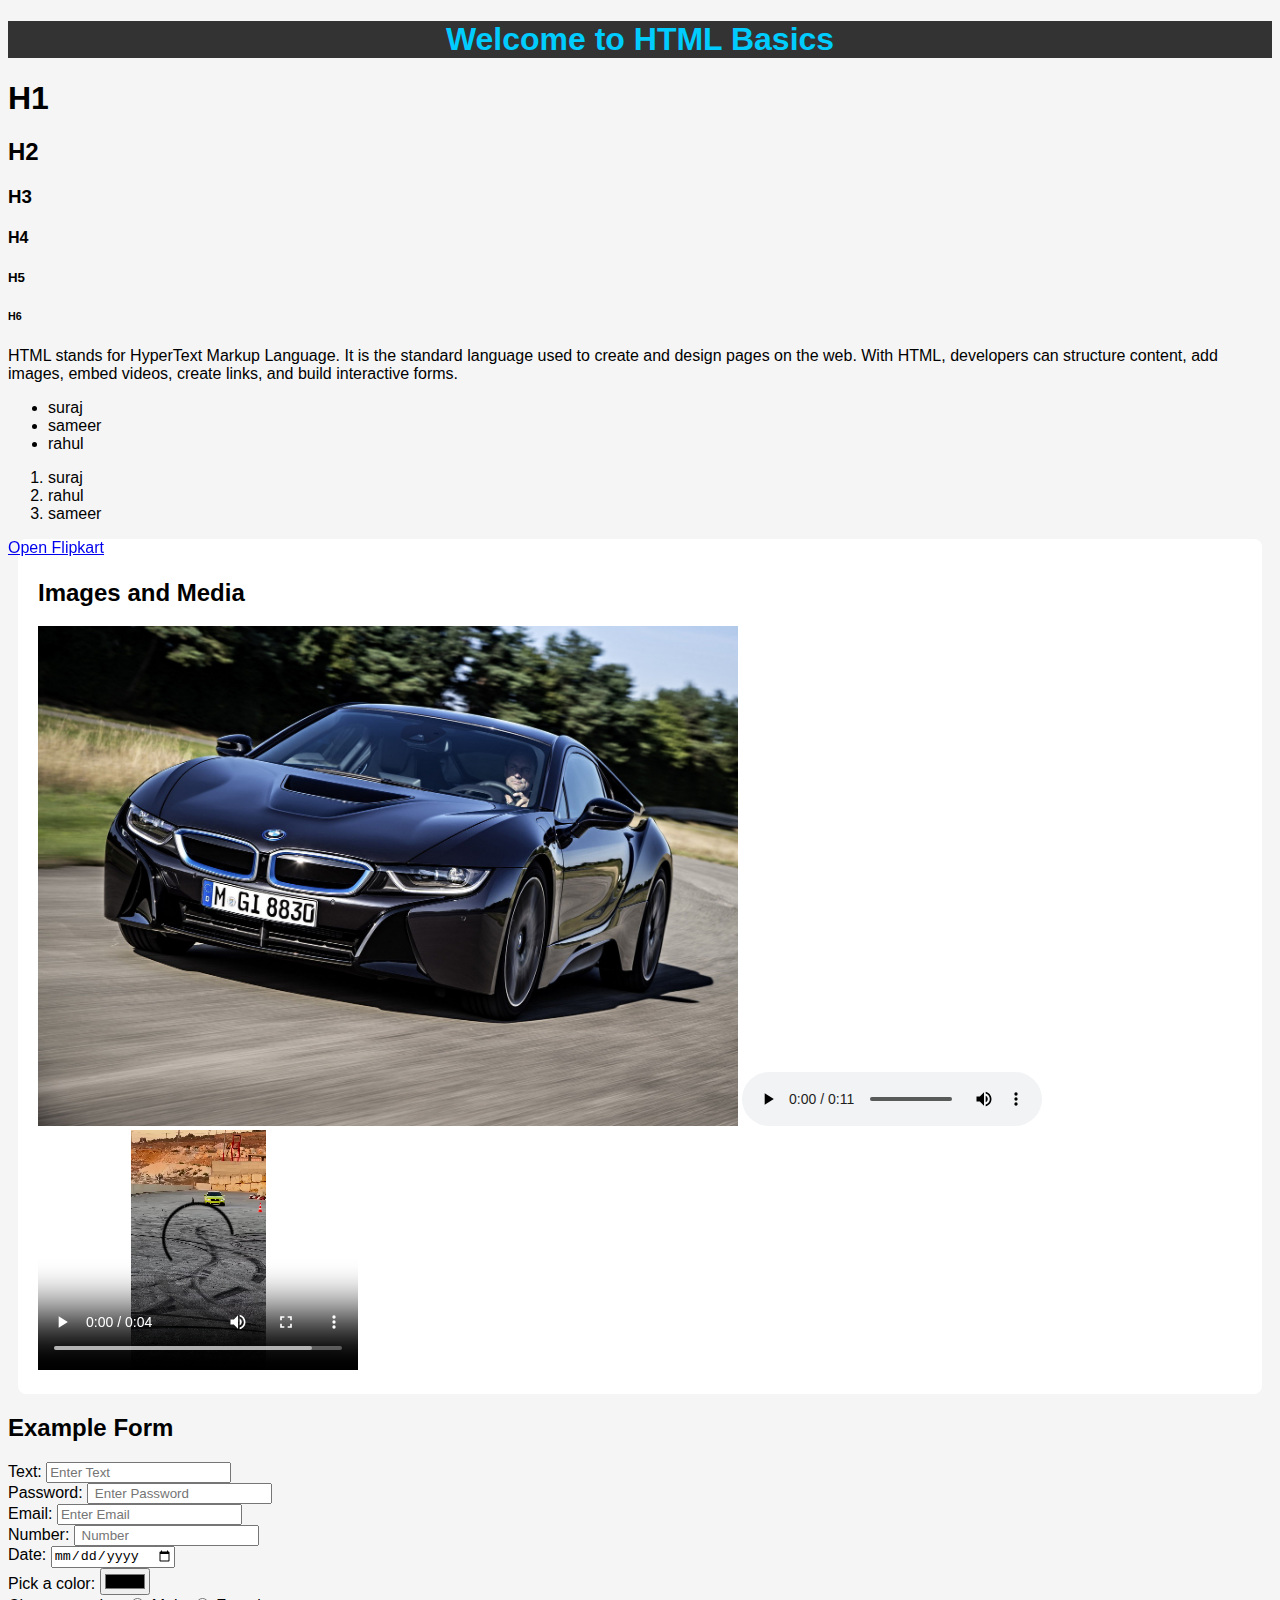
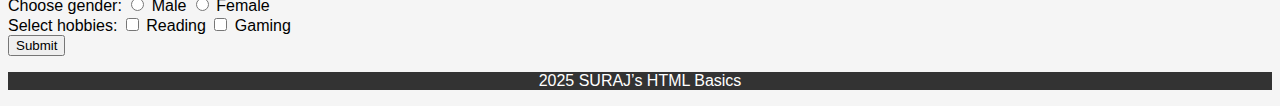
<file: index.html>
<!DOCTYPE html>
<html lang="en">
<head>
  <meta charset="UTF-8" />
  <meta name="viewport" content="width=device-width, initial-scale=1.0" />
  <title>HTML Basics Example</title>
  <link rel="stylesheet" href="style.css" />
</head>
<body>

  <header>
    <h1 class="title">Welcome to HTML Basics</h1>
  </header>

  <h1>H1</h1>
  <h2>H2</h2>
  <h3>H3</h3>
  <h4>H4</h4>
  <h5>H5</h5>
  <h6>H6</h6>

  <p>
  HTML stands for HyperText Markup Language. It is the standard language used to create and design pages on the web. 
  With HTML, developers can structure content, add images, embed videos, create links, and build interactive forms.
</p>

<ul>
    <li>suraj</li>
     <li>sameer</li>
     <li>rahul</li>
</ul>

<ol>
    <li>suraj</li>
    <li>rahul</li>
    <li>sameer</li>
</ol>

<div class="xyz">
<a  href="https://www.flipkart.com/?affid=affveve&affExtParam1=885ef9ccd156dccc7028f6087b74ae76&affExtParam2=60827">Open Flipkart</a>
</div> 
    <section id="media">
      <h2>Images and Media</h2>
     
      <img src="image.jpg" height="500" width="700" alt="Placeholder image" />
      <audio controls>
        <source src="music.mp3" type="audio/mpeg">
        Your browser does not support the audio element.
      </audio>
      <video width="320" height="240" controls>
        <source src="video.mp4" type="video/mp4">
        Your browser does not support the video tag.
      </video>
    </section>

    
      <h2> Example Form</h2>
     
        <label for="text">Text: </label>
        <input type="text" id="text" name="text" placeholder="Enter Text" /><br>

        <label for="password">Password: </label>
        <input type="password" id="password" name="password" placeholder=" Enter Password"/><br>

        <label for="email">Email: </label>
        <input type="email" id="email" name="email" placeholder="Enter Email"/><br>

        <label for="number">Number: </label>
        <input type="number" id="number" name="number" placeholder=" Number"/><br>

        <label for="date">Date: </label>
        <input type="date" id="date" name="date" /><br>

        <label for="color">Pick a color: </label>
        <input type="color" id="color" name="color" /><br>

        <label>Choose gender:</label>
        <input type="radio" name="gender" value="male" /> Male
        <input type="radio" name="gender" value="female" /> Female<br>

        <label>Select hobbies:</label>
        <input type="checkbox" name="hobby" value="reading" /> Reading
        <input type="checkbox" name="hobby" value="gaming" /> Gaming<br>

        <button type="submit">Submit</button>
      </form>
   

  <footer>
    <p> 2025 SURAJ’s HTML Basics</p>
  </footer>

</body>
</html>
</file>
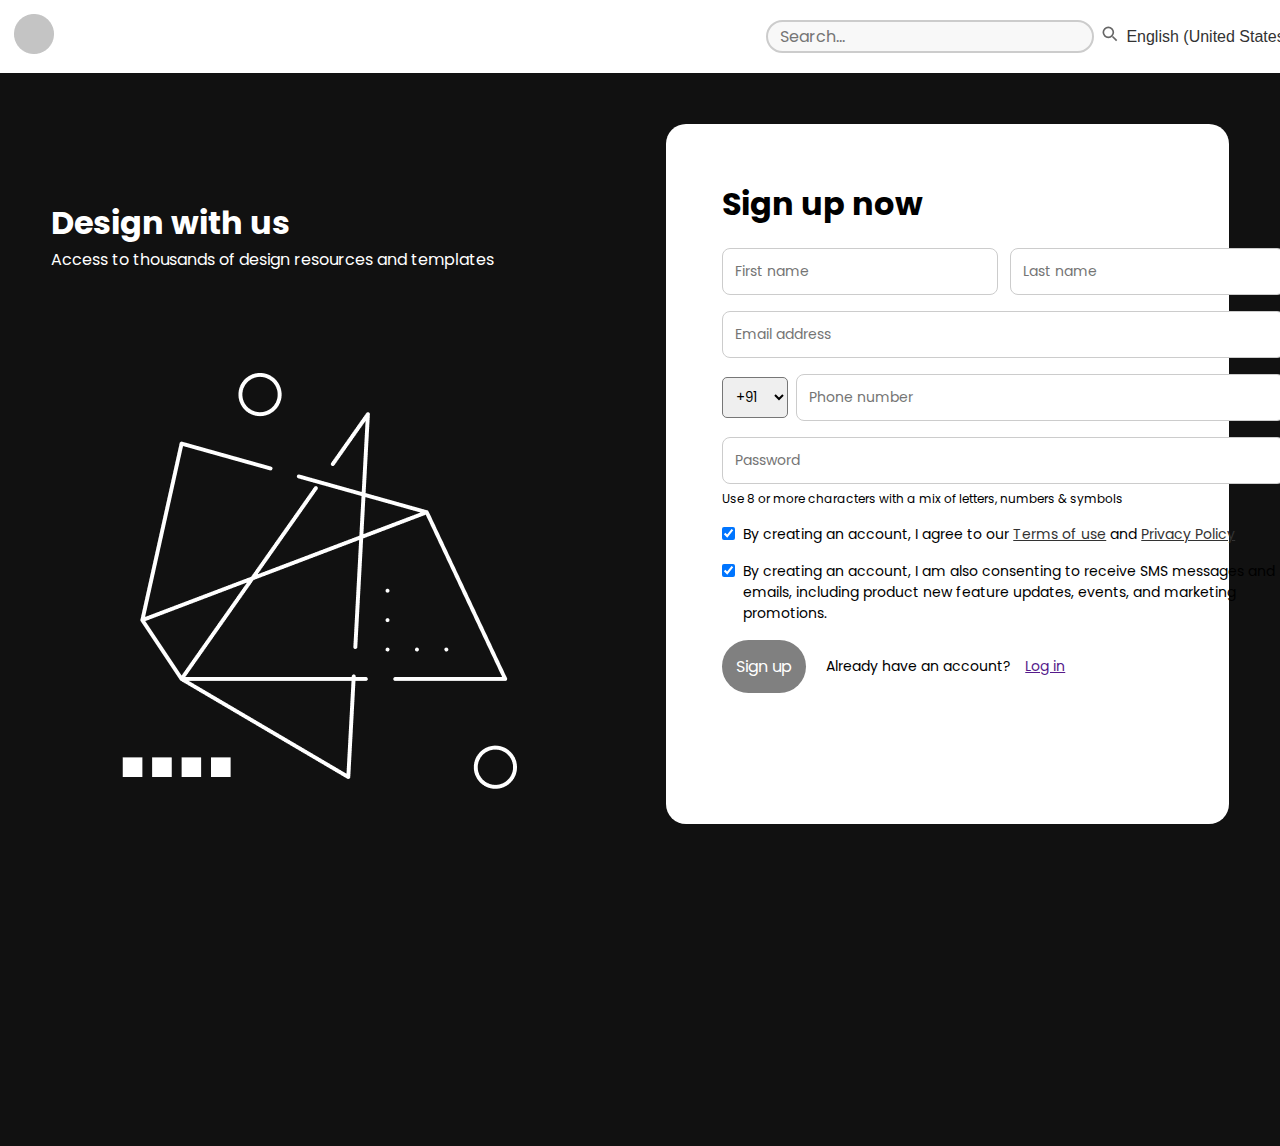
<file: Day_2_Figma_Signup_Page/Signup.html>
<!DOCTYPE html>
<html lang="en">

<head>
    <meta charset="UTF-8">
    <meta name="viewport" content="width=device-width, initial-scale=1.0">
    <title>Sign Up</title>
    <link rel="stylesheet" href="styles.css">

    <link rel="preconnect" href="https://fonts.googleapis.com">
<link rel="preconnect" href="https://fonts.gstatic.com" crossorigin>
<link href="https://fonts.googleapis.com/css2?family=Poppins:ital,wght@0,100;0,200;0,300;0,400;0,500;0,600;0,700;0,800;0,900;1,100;1,200;1,300;1,400;1,500;1,600;1,700;1,800;1,900&display=swap" rel="stylesheet">
</head>
<header class="header">
        <div class="logo">
            <img src="Logo.png" alt="logo">
        </div>
        <div class="nav">
            <div class="search-container">
                <input placeholder="Search..." />
                <button class="search-button" onclick="">
                    <svg viewBox="0 0 24 24">
                        <circle cx="10" cy="10" r="6" stroke="#666" stroke-width="2" fill="none" />
                        <line x1="15" y1="15" x2="20" y2="20" stroke="#666" stroke-width="2" />
                    </svg>
                </button>
            </div>
            <div class="language-wrapper">
                <select class="language-select">
                    <option selected>English (United States)</option>
                    <option>English (UK)</option>
                    <option>Español (España)</option>
                    <option>Français (France)</option>
                    <option>Deutsch (Deutschland)</option>
                </select>
            </div>
             <div>
            <button class="login-button">Log in</button>
              </div>

        </div>
    </header>


<body>

   <div class="container">
    <div class="left-section">
      <h1>Design with us</h1>
      <p>Access to thousands of design resources and templates</p>
      <div class="design-shapes">
       
        <div class="shape">
          
        </div>
      </div>
    </div>

    <div class="right-section">
     <div class="signup-container">
    <h1 style="color: black; margin-bottom: 20px;">Sign up now</h1>
    <form class="signup-form">
      <div class="name-group">
        
        <input type="text" placeholder="First name" required />
        <input type="text" placeholder="Last name" required />
      </div>
      <input type="email" placeholder="Email address" required />
      
      <div class="phone-group">
  
        <select name="num" id="" style="padding: 9px;border-radius: 5px;">

          <option value="+91">+91</option>
          <option value="+67">+67</option>
          <option value="+56">+56</option>
          <option value="+48">+48</option>
        </select>
        <input type="tel" placeholder="Phone number" required />
      </div>

      <div class="password-group">
        <input type="password" placeholder="Password" required />
       
      </div>
      <p class="password-hint"  style="color: black;" >Use 8 or more characters with a mix of letters, numbers & symbols</p>

      <label class="checkbox">
        <input type="checkbox" checked />
        <span style="color: black;">By creating an account, I agree to our <a href="#">Terms of use</a> and <a href="#">Privacy Policy</a></span>
      </label>

      <label class="checkbox">
        <input type="checkbox" checked />
        <span style="color: black;">By creating an account, I am also consenting to receive SMS messages and emails, including product new feature updates, events, and marketing promotions.</span>
      </label>

      <div class="last">
      <button type="submit" class="submit-btn" style="background-color:gray;">Sign up</button>
      <p class="login-text" style="color: black; margin-left: 20px;">Already have an account? <a href="" style="margin-left: 10px;">        Log in</a></p>
      </div>
    </form>
  </div>
    </div>
  </div>
    


</body>

</html>
</file>
<file: style.css>
body {
  font-family: Arial, sans-serif;
  background-color: #f5f5f5;
  margin: 30;
  padding: 0;

}

header, footer {
  background-color: #333;
  color: white;
  text-align: center;
 
  
}



.title {
  color: #00ccff;
}



section {
  padding: 20px;
  margin: 10px;
  background-color: #fff;
  border-radius: 8px;
}


.xyz{
    position: fixed;
}
</file>
<file: Day_2_Figma_Signup_Page/styles.css>
.header{
    background-color: rgb(255, 255, 255);
    height: 73px;
  
    display: flex;
   margin: 0%;
   padding: 0%;
}

body {
  
  color: #fff;
  justify-content: center;
  align-items: center;
  height: 100vh;
}

.container{
    background-color: #111;
    height: 1073px;
    display: flex;
    
    
}
.design-shapes {
  margin-top: 40px;
  height: 538px;
  width: 538px;
  top: 398px;
  left: 33px;
  background: url('Illustration.png') center no-repeat;
  background-size: contain;
} 

.left-section{
   margin: 2%;
   padding-top: 100px;
   margin-left: 4%;
}

.right-section{
  background-color:white;
  margin: 4%;
  border-radius: 20px;
  height: 700px;
  width: 1440px;


}

.shape{
  height: 538;
  width: 538;
  left: 33px;
  top: 398;
}



.d{
   font-weight: 600;
   font-size: 64px;
    letter-spacing: 0%;
    line-height: 68px;
}

.a{
  font-size: 32px;
  font-weight: 400;
  line-height: 100%;
  letter-spacing: 0%;
}
* {
    font-family: "Poppins", sans-serif;
      margin: 0;
      padding: 0;
    
      
    }
    
.nav{
    margin-left: 53%;
    display: flex;
    margin-right: 10px;
    padding: 20px;
  
}

.logo{
   margin: 14px;
}

.search-container {
    margin-right: 20px;
      display: flex;
      align-items: center;
      border: 2px solid #ccc;
      border-radius: 30px;
      background-color: #f8f8f8;
      padding: 6px 12px;
      max-width: 300px;
      font-family: Arial, sans-serif;
    }

.search-container input {
      border: none;
      background: transparent;
      outline: none;
      flex: 1;
      font-size: 16px;
      color: #333;
    }

.search-button {
      background: none;
      border: none;
      cursor: pointer;
      padding: 4px;
    }

.search-button svg {
      width: 20px;
      height: 20px;
      fill: #666;
    }
.language-wrapper{
    margin-right: 20px;
}

    .language-select {
      font-family: Arial, sans-serif;
      font-size: 16px;
      color: #333;
      background: transparent;
      border: none;
      padding: 8px 12px;
      appearance: none;
      -webkit-appearance: none;
      -moz-appearance: none;
      background-image: url('data:image/svg+xml;utf8,<svg fill="%23333" height="12" viewBox="0 0 24 24" width="12" xmlns="http://www.w3.org/2000/svg"><path d="M7 10l5 5 5-5z"/></svg>');
      background-repeat: no-repeat;
      background-position: right 8px center;
      background-size: 12px;
      padding-right: 28px;
      cursor: pointer;
    }

.login-button {
      background-color: #111;      
      color: white;                 
      font-size: 16px;
      font-family: Arial, sans-serif;
      padding: 10px 20px;
      border: none;
      border-radius: 12px;         
      cursor: pointer;
      transition: background-color 0.3s;
    }

    .login-button:hover {
      background-color: #333;       
    }


.signup-container {

  margin: 10%;
  padding: 0%;
  width: 100%;
  max-width: 620px;
}


.signup-form {
  display: flex;
  flex-direction: column;
  gap: 16px;
}

.name-group {
  display: flex;
  gap: 12px;
}

.name-group input {
  flex: 1;
}

input[type="text"],
input[type="email"],
input[type="tel"],
input[type="password"] {
  padding: 12px;
  border: 1px solid #ccc;
  border-radius: 8px;
  font-size: 14px;
  width: 100%;
  box-sizing: border-box;
}

.phone-group {
  display: flex;
  align-items: center;
  gap: 8px;
}

.country-code {
  display: flex;
  align-items: center;
  padding: 10px;
  background: #f9f9f9;
  border: 1px solid #ccc;
  border-radius: 8px;
  gap: 8px;
}

.country-code img {
  width: 20px;
  height: 14px;
  object-fit: cover;
}

.password-group {
  display: flex;
  align-items: center;
  justify-content: space-between;
  position: relative;
}

.password-group input {
  flex: 1;
}

.toggle-password {
  font-size: 14px;
  color: #777;
  cursor: pointer;
  margin-left: 8px;
}

.password-hint {
  font-size: 12px;
  color: #777;
  margin-top: -10px;
}

.checkbox {
  display: flex;
  align-items: flex-start;
  gap: 8px;
  font-size: 14px;
}

.checkbox input {
  margin-top: 3px;
}

.checkbox a {
  color: #333;
  text-decoration: underline;
}

.submit-btn {
  background: #ccc;
  color: #fff;
  padding: 14px;
  border: none;
  border-radius: 30px;
  font-size: 16px;
 
}

.login-text {
  font-size: 14px;
  text-align: center;
}

.last{
  display: flex;
  align-items: center;
  
}




.dropbtn {
        
            color: white;
            padding: 16px;
            font-size: 16px;
            border: none;
            cursor: pointer;
        }

        .dropdown {
            position: relative;
            display: inline-block;
        }

        .dropdown-content {
            display: none;
            position: absolute;
            background-color: #f9f9f9;
            min-width: 160px;
            box-shadow: 0px 8px 16px 
                0px rgba(0, 0, 0, 0.2);
            z-index: 1;
        }

        .dropdown-content a {
            color: black;
            padding: 12px 16px;
            text-decoration: none;
            display: block;
        }

        .dropdown-content a:hover {
            background-color: #f1f1f1
        }

        .dropdown:hover .dropdown-content {
            display: block;
        }
</file>
